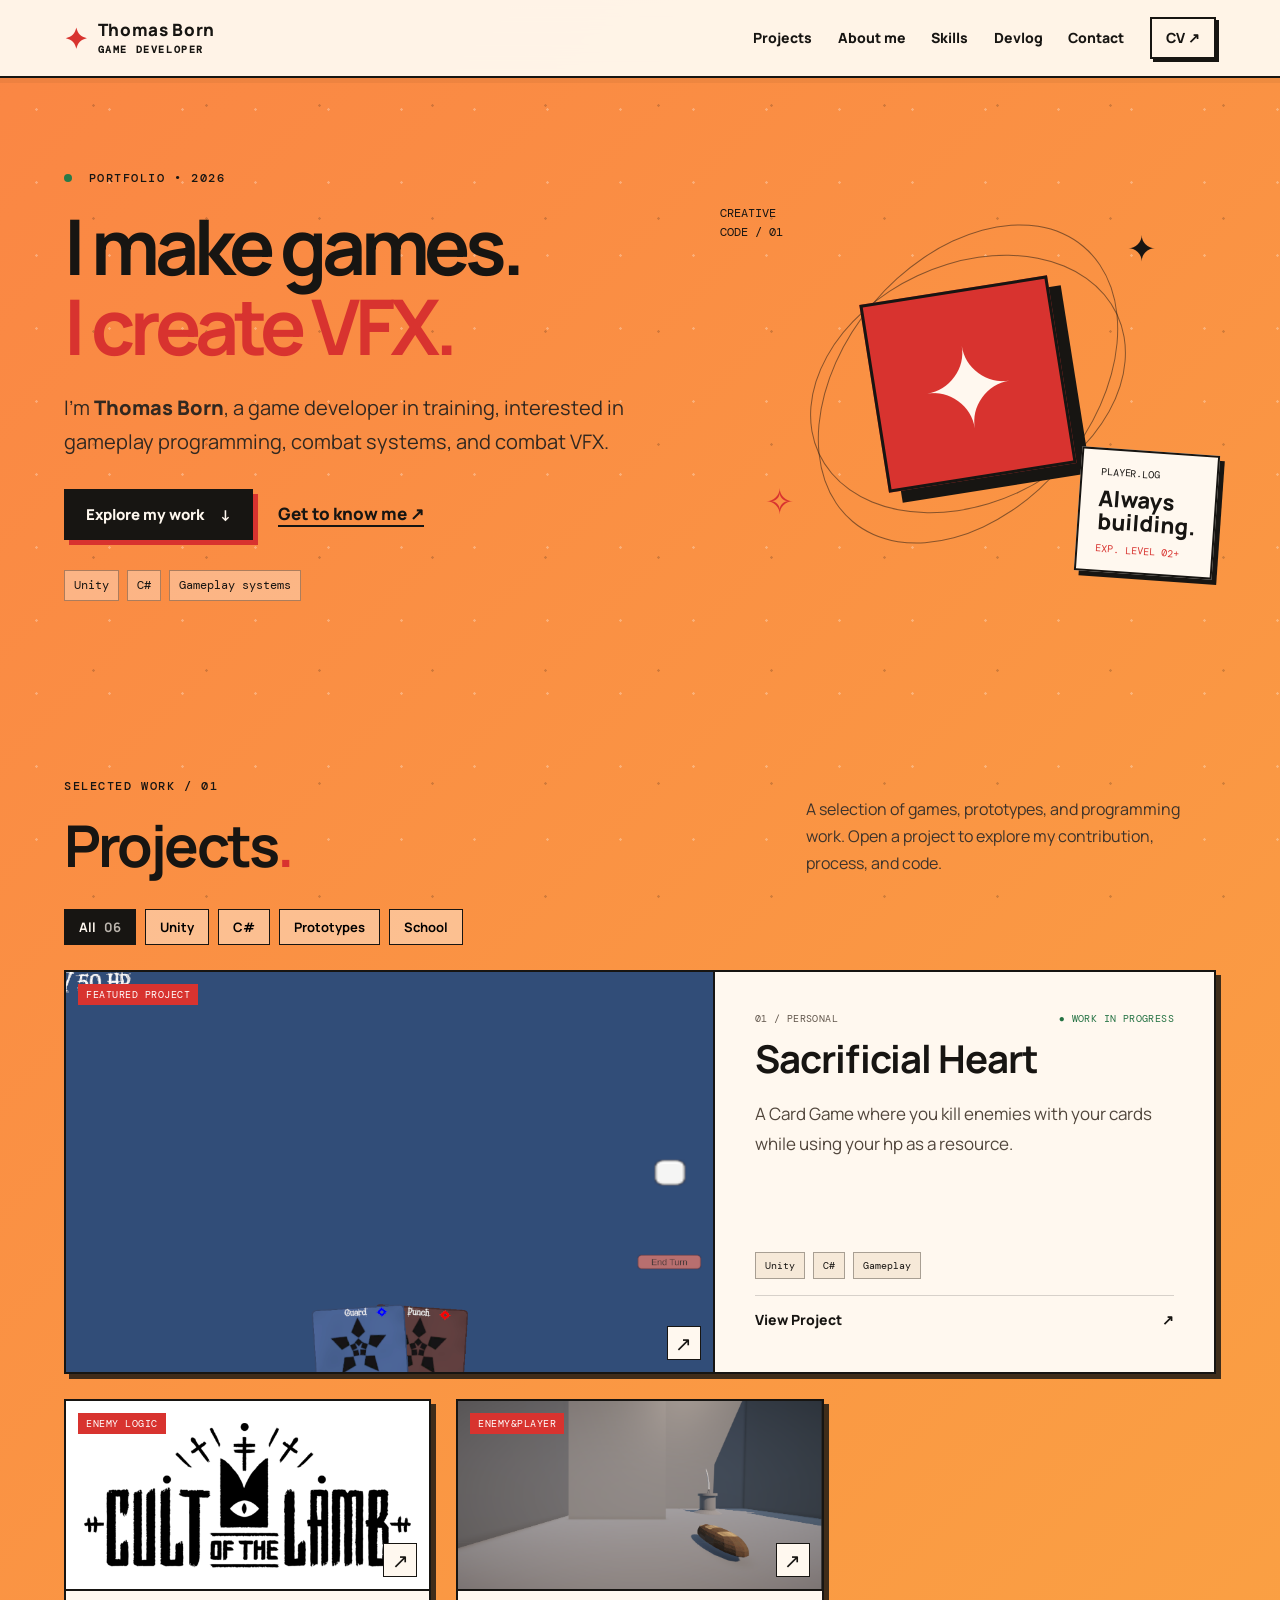
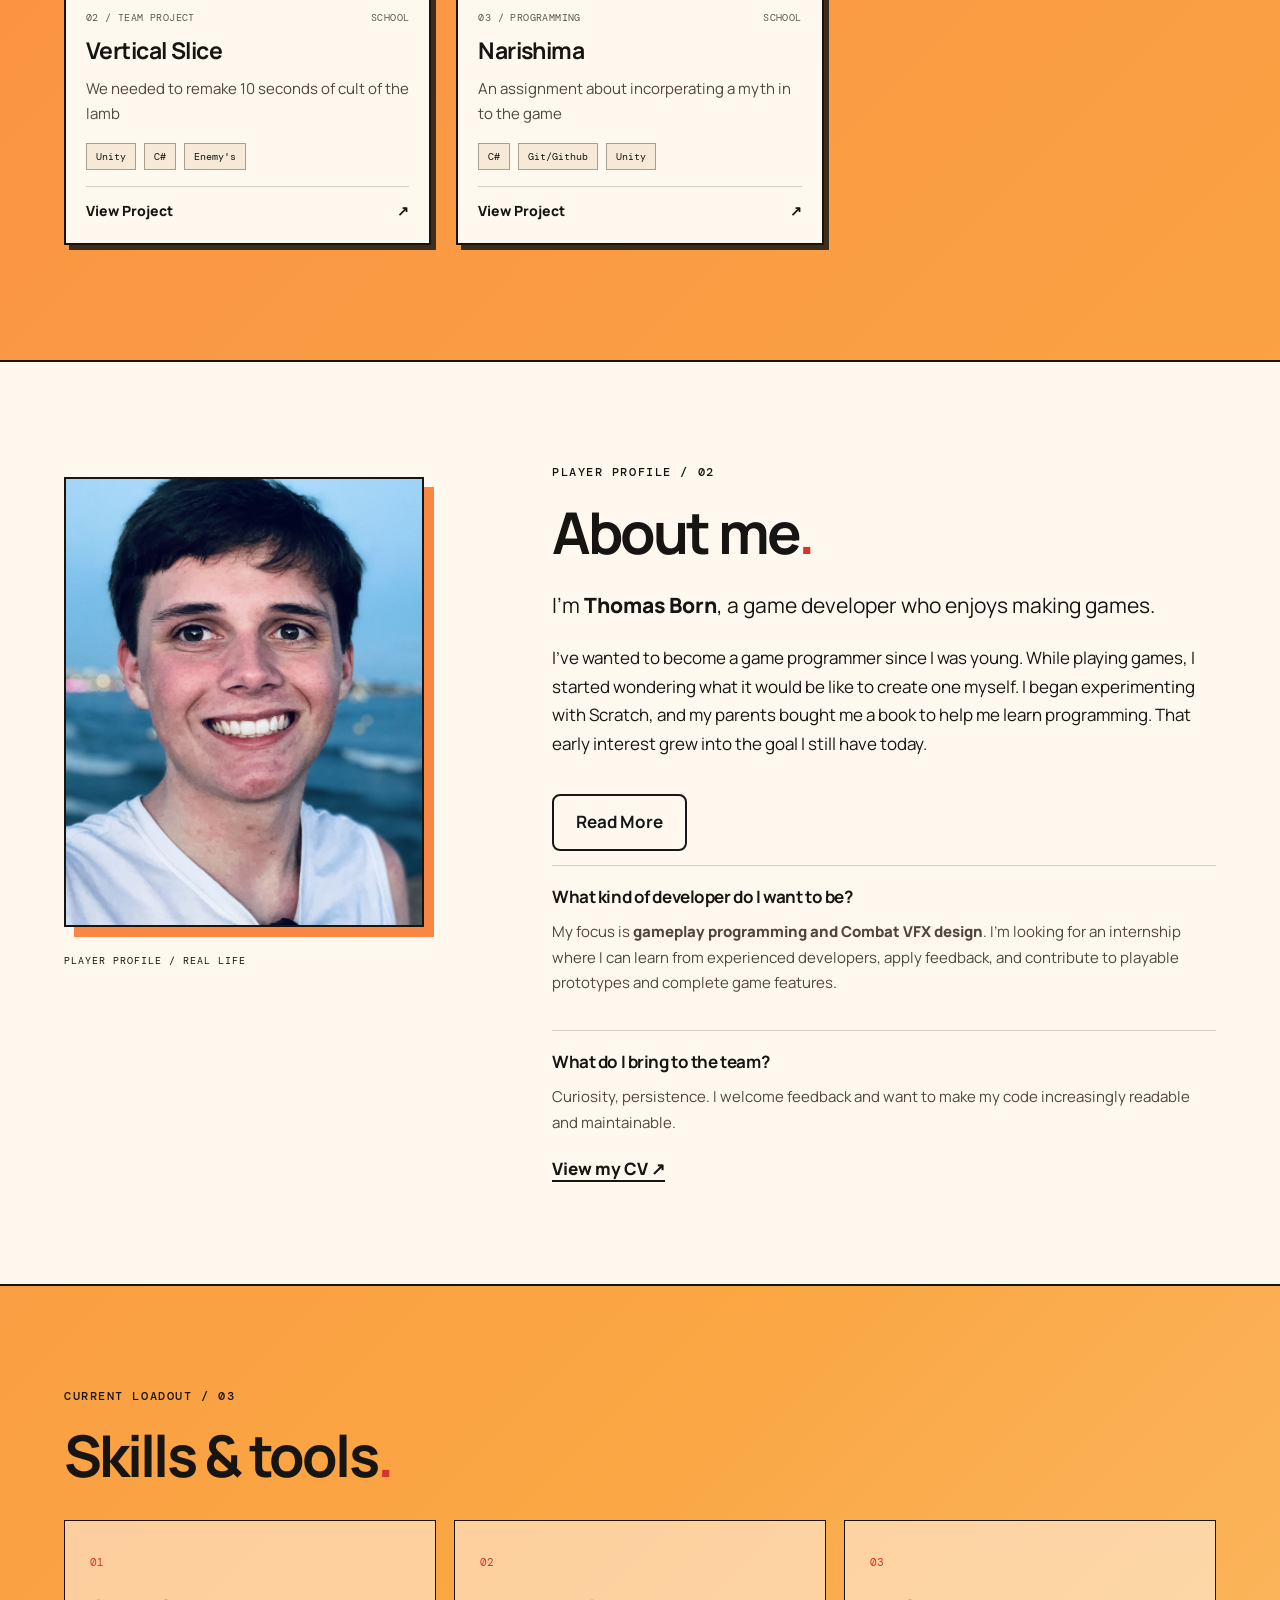
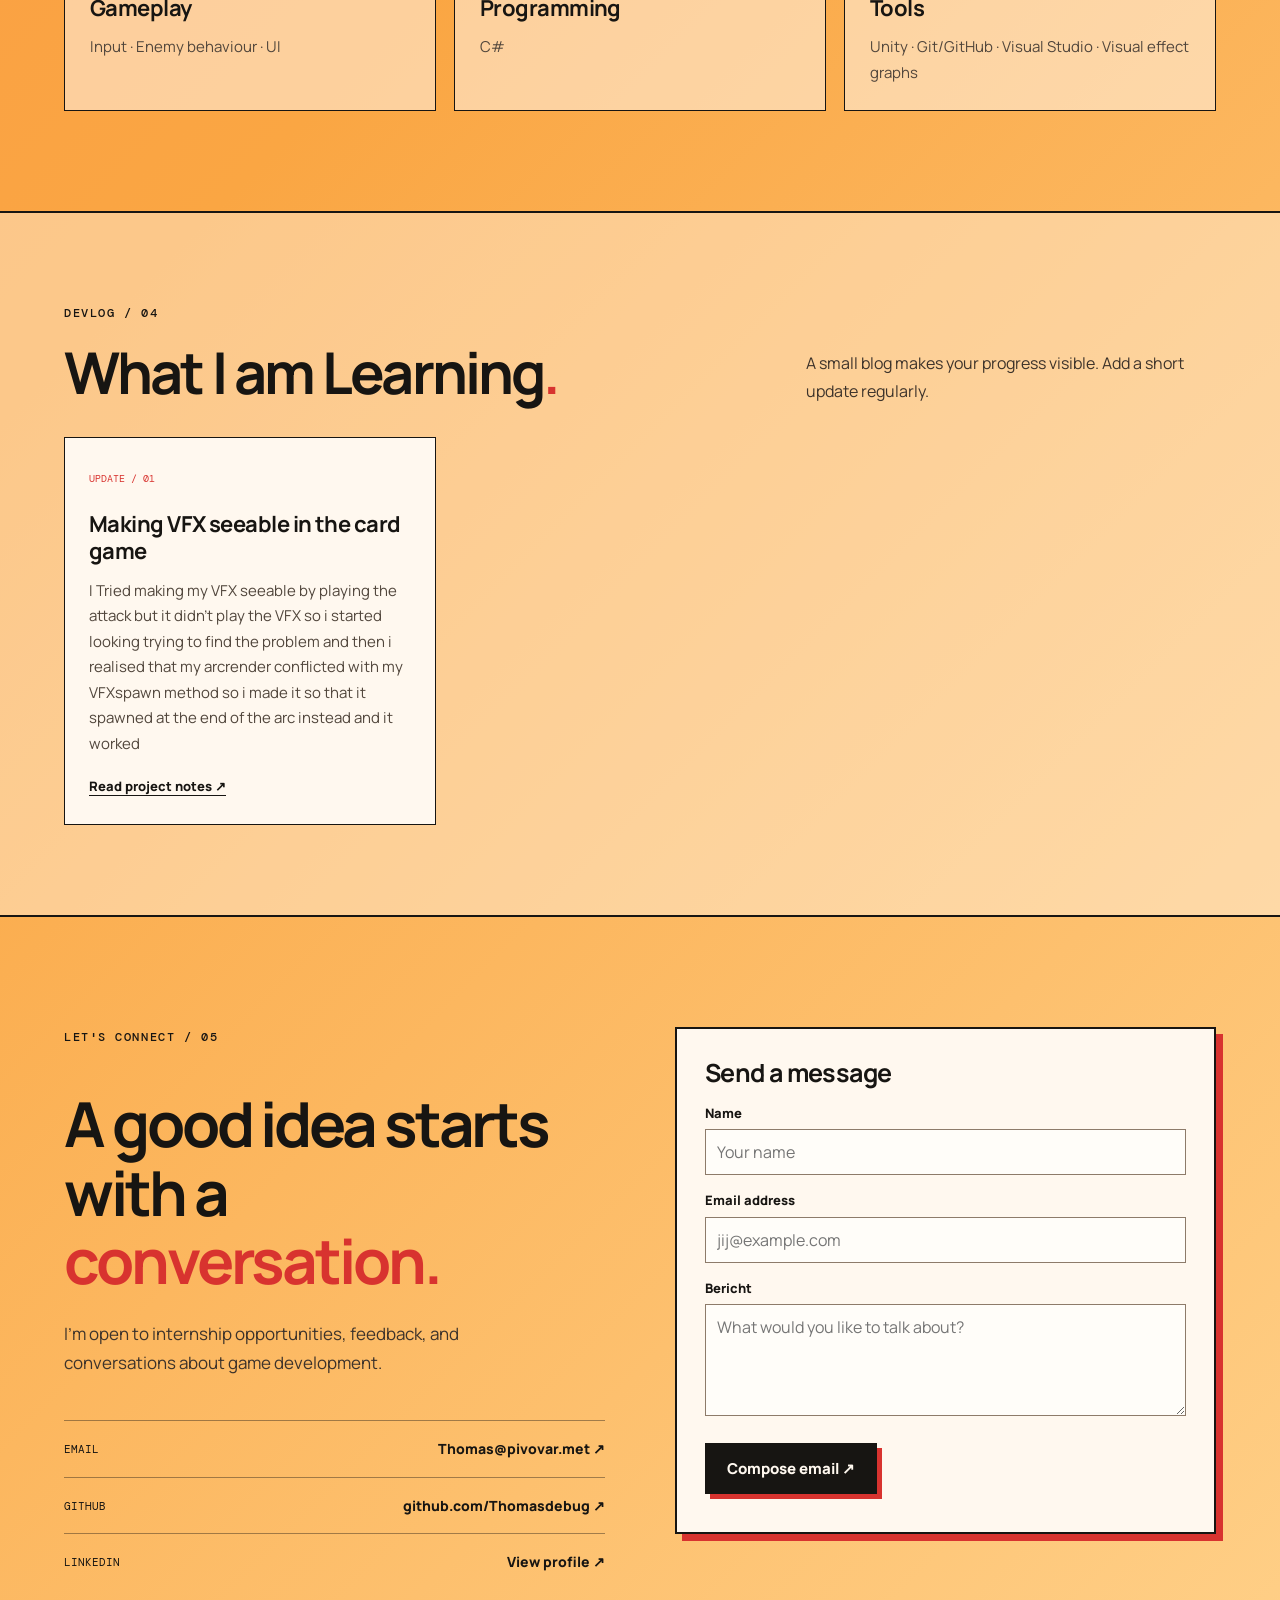
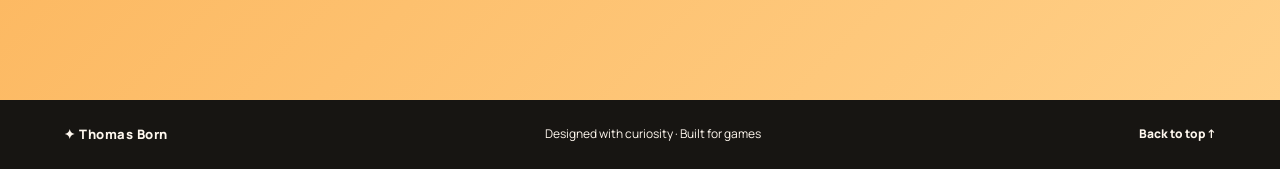
<file: index.html>
<!DOCTYPE html>
<html lang="en">
<head>
  <meta charset="UTF-8">
  <meta name="viewport" content="width=device-width, initial-scale=1.0">
  <meta name="description" content="Game development portfolio — gameplay, prototypes en code.">
  <title>Thomas Born</title>
  <link rel="stylesheet" href="style.css">
</head>
<body>
  <div class="star-layer" aria-hidden="true"></div>

  <header class="site-header">
    <a class="wordmark" href="#home" aria-label="Back to top">
      <span class="wordmark-mark">✦</span>
      <span>Thomas Born<small>GAME DEVELOPER</small></span>
    </a>
    <button class="menu-toggle" aria-label="Open menu" aria-expanded="false">☰</button>
    <nav class="main-nav" aria-label="Main navigation">
      <a href="#projects">Projects</a>
      <a href="#about">About me</a>
      <a href="#skills">Skills</a>
      <a href="#journal">Devlog</a>
      <a href="#contact">Contact</a>
      <a class="nav-cv" href="assets/cv.pdf" target="_blank" rel="noopener">CV ↗</a>
    </nav>
  </header>

  <main>
    <section class="hero section-wrap" id="home">
      <div class="hero-copy">
        <p class="eyebrow"><span class="status-dot"></span> PORTFOLIO • 2026</p>
        <h1>I make games.<br><span class="accent-text">I create VFX.</span></h1>
        <p class="hero-intro">I’m <strong>Thomas Born</strong>, a game developer in training, interested in gameplay programming, combat systems, and combat VFX.</p>
        <div class="hero-actions">
          <a class="button button-dark" href="#projects">Explore my work <span>↓</span></a>
          <a class="text-link" href="#about">Get to know me ↗</a>
        </div>
        <div class="hero-tags"><span>Unity</span><span>C#</span><span>Gameplay systems</span></div>
      </div>
      <div class="hero-art" aria-label="Decoratieve sterren en game-geïnspireerde vormen">
        <div class="orbit orbit-one"></div><div class="orbit orbit-two"></div>
        <div class="hero-sigil">✦</div>
        <span class="float-star star-a">✦</span><span class="float-star star-b">✧</span>
        <span class="art-label">CREATIVE<br>CODE / 01</span>
        <div class="art-card"><span>PLAYER.LOG</span><strong>Always<br>building.</strong><small>EXP. LEVEL 02+</small></div>
      </div>
    </section>

    <section class="section-wrap projects-section" id="projects">
      <div class="section-heading">
        <div><p class="eyebrow">SELECTED WORK / 01</p><h2>Projects<span class="heading-period">.</span></h2></div>
        <p class="section-note">A selection of games, prototypes, and programming work. Open a project to explore my contribution, process, and code.</p>
      </div>
      <div class="filter-row" aria-label="Projects filteren">
        <button class="filter-chip active" data-filter="all">All <span>06</span></button>
        <button class="filter-chip" data-filter="Unity">Unity</button>
        <button class="filter-chip" data-filter="C#">C#</button>
        <button class="filter-chip" data-filter="Prototype">Prototypes</button>
        <button class="filter-chip" data-filter="School">School</button>
      </div>

      <div class="project-grid" id="project-grid">
        <!-- Vervang preview.svg door je eigen screenshot, GIF of showreel-thumbnail.
             Houd thumbnails rond 16:10; CSS begrenst de hoogte zodat ze niet het scherm vullen. -->
        <article class="project-card featured" data-tags="Unity,C#">
          <a class="project-preview" href="Sacrifical.html" aria-label="View Vertical Slice project">
            <img src="IMG/Screenshot 2026-10-28 164522.png" alt="Vertical Slice screenshot preview" loading="lazy">
            <span class="preview-label">FEATURED PROJECT</span><span class="preview-arrow">↗</span>
          </a>
          <div class="project-body">
            <div class="project-meta"><span>01 / PERSONAL</span><span class="project-status">● WORK IN PROGRESS</span></div>
            <h3>Sacrificial Heart</h3>
            <p>A Card Game where you kill enemies with your cards while using your hp as a resource.</p>
            <div class="tag-list"><span>Unity</span><span>C#</span><span>Gameplay</span></div>
            <a class="card-link" href="Sacrifical.html">View Project <span>↗</span></a>
          </div>
        </article>

        <article class="project-card" data-tags="Unity,C#,School">
          <a class="project-preview" href="Vertical.html" aria-label="View combat system">
            <img src="IMG/cult-of-the-lamb-logo-png_seeklogo-457379.png" alt="Combat system screenshot preview" loading="lazy">
            <span class="preview-label">ENEMY LOGIC</span><span class="preview-arrow">↗</span>
          </a>
          <div class="project-body">
            <div class="project-meta"><span>02 / TEAM PROJECT</span><span>SCHOOL</span></div>
            <h3>Vertical Slice</h3>
            <p>We needed to remake 10 seconds of cult of the lamb</p>
            <div class="tag-list"><span>Unity</span><span>C#</span><span>Enemy's</span></div>
            <a class="card-link" href="Vertical.html">View Project <span>↗</span></a>
          </div>
        </article>

        <article class="project-card" data-tags="Unity,C#,School">
          <a class="project-preview" href="Narishima.html" aria-label="View programming assignment">
            <img src="IMG/Screenshot 2026-04-12 135448.png" alt="Programming assignment screenshot preview" loading="lazy">
            <span class="preview-label">ENEMY&PLAYER</span><span class="preview-arrow">↗</span>
          </a>
          <div class="project-body">
            <div class="project-meta"><span>03 / PROGRAMMING</span><span>SCHOOL</span></div>
            <h3>Narishima</h3>
            <p>An assignment about incorperating a myth in to the game</p>
            <div class="tag-list"><span>C#</span><span>Git/Github</span><span>Unity</span></div>
            <a class="card-link" href="Narishima.html">View Project <span>↗</span></a>
          </div>
        </article>

      </div>

    </section>

    <section class="about-section" id="about">
      <div class="section-wrap about-layout">
        <div class="about-photo-wrap">
          <!-- Zet je eigen foto in assets/me.jpg en wijzig eventueel de bestandsnaam hieronder. -->
          <img class="about-photo" src="assets/me.jpg" alt="Portretfoto van YOUR NAME" onerror="this.style.display='none'; this.nextElementSibling.style.display='grid';">
          <div class="photo-placeholder"><span>YOUR PHOTO</span><small>Add assets/me.jpg</small></div>
          <span class="photo-caption">PLAYER PROFILE / REAL LIFE</span>
        </div>
        <div class="about-copy">
          <p class="eyebrow">PLAYER PROFILE / 02</p>
          <h2>About me<span class="heading-period">.</span></h2>
          <p class="lead">I’m <strong>Thomas Born</strong>, a game developer who enjoys making games.</p>
          <div class="about-text">

                   <p>
                     I’ve wanted to become a game programmer since I was young.
                     While playing games, I started wondering what it would be like
                     to create one myself. I began experimenting with Scratch,
                     and my parents bought me a book to help me learn programming.
                     That early interest grew into the goal I still have today.
                   </p>

                  <div id="full-about" class="full-about" hidden>
                     <h3>My Development Skills</h3>
                     <p>
                         I want to become a programmer who is proficient in multiple
                         programming languages, giving me more options when solving
                         programming challenges. I’ve worked on a tower defense game
                         and gained experience with C#, Unity, basic game design,
                         user interface implementation, and damage systems.
                     </p>

                     <h3>Outside of Game Development</h3>
                     <p>
                         I’ve also participated in sports such as tennis and soccer.
                         I spent the most time playing soccer, where I played both
                         as a goalkeeper and as an outfield player.
                     </p>

                     <h3>How I Work</h3>
                     <p>
                         I usually work independently but i have worked with a team.I can work best when I have a clear and concrete
                         to-do list to follow. When I’m working on something I enjoy
                         and can fully focus on, I perform at my best.
                     </p>
                 </div>

                 <button
                     type="button"
                     id="about-toggle"
                     class="read-more-button"
                     aria-expanded="false"
                     aria-controls="full-about">
                     Read More
                 </button>
        </div>
          <div class="profile-block"><h3>What kind of developer do I want to be?</h3><p>My focus is <strong>gameplay programming and Combat VFX design</strong>. I’m looking for an internship where I can learn from experienced developers, apply feedback, and contribute to playable prototypes and complete game features.</p></div>
          <div class="profile-block"><h3>What do I bring to the team?</h3><p>Curiosity, persistence. I welcome feedback and want to make my code increasingly readable and maintainable.</p></div>
          <a class="text-link" href="assets/cv.pdf" target="_blank" rel="noopener">View my CV ↗</a>
        </div>
      </div>
    </section>

    <section class="section-wrap skills-section" id="skills">
      <div class="section-heading"><div><p class="eyebrow">CURRENT LOADOUT / 03</p><h2>Skills & tools<span class="heading-period">.</span></h2></div></div>
      <div class="skills-grid">
        <div class="skill-card"><span class="skill-number">01</span><h3>Gameplay</h3><p>Input · Enemy behaviour · UI</p></div>
        <div class="skill-card"><span class="skill-number">02</span><h3>Programming</h3><p>C#</p></div>
        <div class="skill-card"><span class="skill-number">03</span><h3>Tools</h3><p>Unity · Git/GitHub · Visual Studio · Visual effect graphs</p></div>
      </div>
    </section>

    <section class="journal-section" id="journal">
      <div class="section-wrap">
        <div class="section-heading"><div><p class="eyebrow">DEVLOG / 04</p><h2>What I am Learning<span class="heading-period">.</span></h2></div><p class="section-note">A small blog makes your progress visible. Add a short update regularly.</p></div>
        <div class="journal-grid">
          <article class="journal-entry"><span>UPDATE / 01</span><h3>Making VFX seeable in the card game</h3><p>I Tried making my VFX seeable by playing the attack but it didn't play the VFX so i started looking trying to find the problem and then i realised that my arcrender conflicted with my VFXspawn method so i made it so that it spawned at the end of the arc instead and it worked</p><a href="project-template.html?project=combat-system">Read project notes ↗</a></article>
        </div>
      </div>
    </section>

    <section class="contact-section section-wrap" id="contact">
      <p class="eyebrow">LET'S CONNECT / 05</p>
      <h2>A good idea starts<br>with a <span class="accent-text">conversation.</span></h2>
      <p class="contact-intro">I’m open to internship opportunities, feedback, and conversations about game development.</p>
      <div class="contact-links">
        <a href="mailto:Thomas@pivovar.net"><span>Email</span><strong>Thomas@pivovar.met ↗</strong></a>
        <a href="https://github.com/Thomasdebug" target="_blank" rel="noopener"><span>GitHub</span><strong>github.com/Thomasdebug ↗</strong></a>
        <a href="https://www.linkedin.com/in/jouwnaam/" target="_blank" rel="noopener"><span>LinkedIn</span><strong>View profile ↗</strong></a>
      </div>
      <form class="contact-form" id="contact-form">
        <h3>Send a message</h3>
        <label for="sender-name">Name</label><input id="sender-name" name="name" autocomplete="name" required placeholder="Your name">
        <label for="sender-email">Email address</label><input id="sender-email" name="email" type="email" autocomplete="email" required placeholder="jij@example.com">
        <label for="sender-message">Bericht</label><textarea id="sender-message" name="message" rows="4" required placeholder="What would you like to talk about?"></textarea>
        <button class="button button-dark" type="submit">Compose email ↗</button>
        <p class="form-feedback" id="form-feedback" aria-live="polite"></p>
      </form>
    </section>
  </main>

  <footer class="site-footer"><a class="wordmark" href="#home">✦ Thomas Born</a><span>Designed with curiosity · Built for games</span><a href="#home">Back to top ↑</a></footer>
  <script src="script.js"></script>
</body>
</html>
</file>
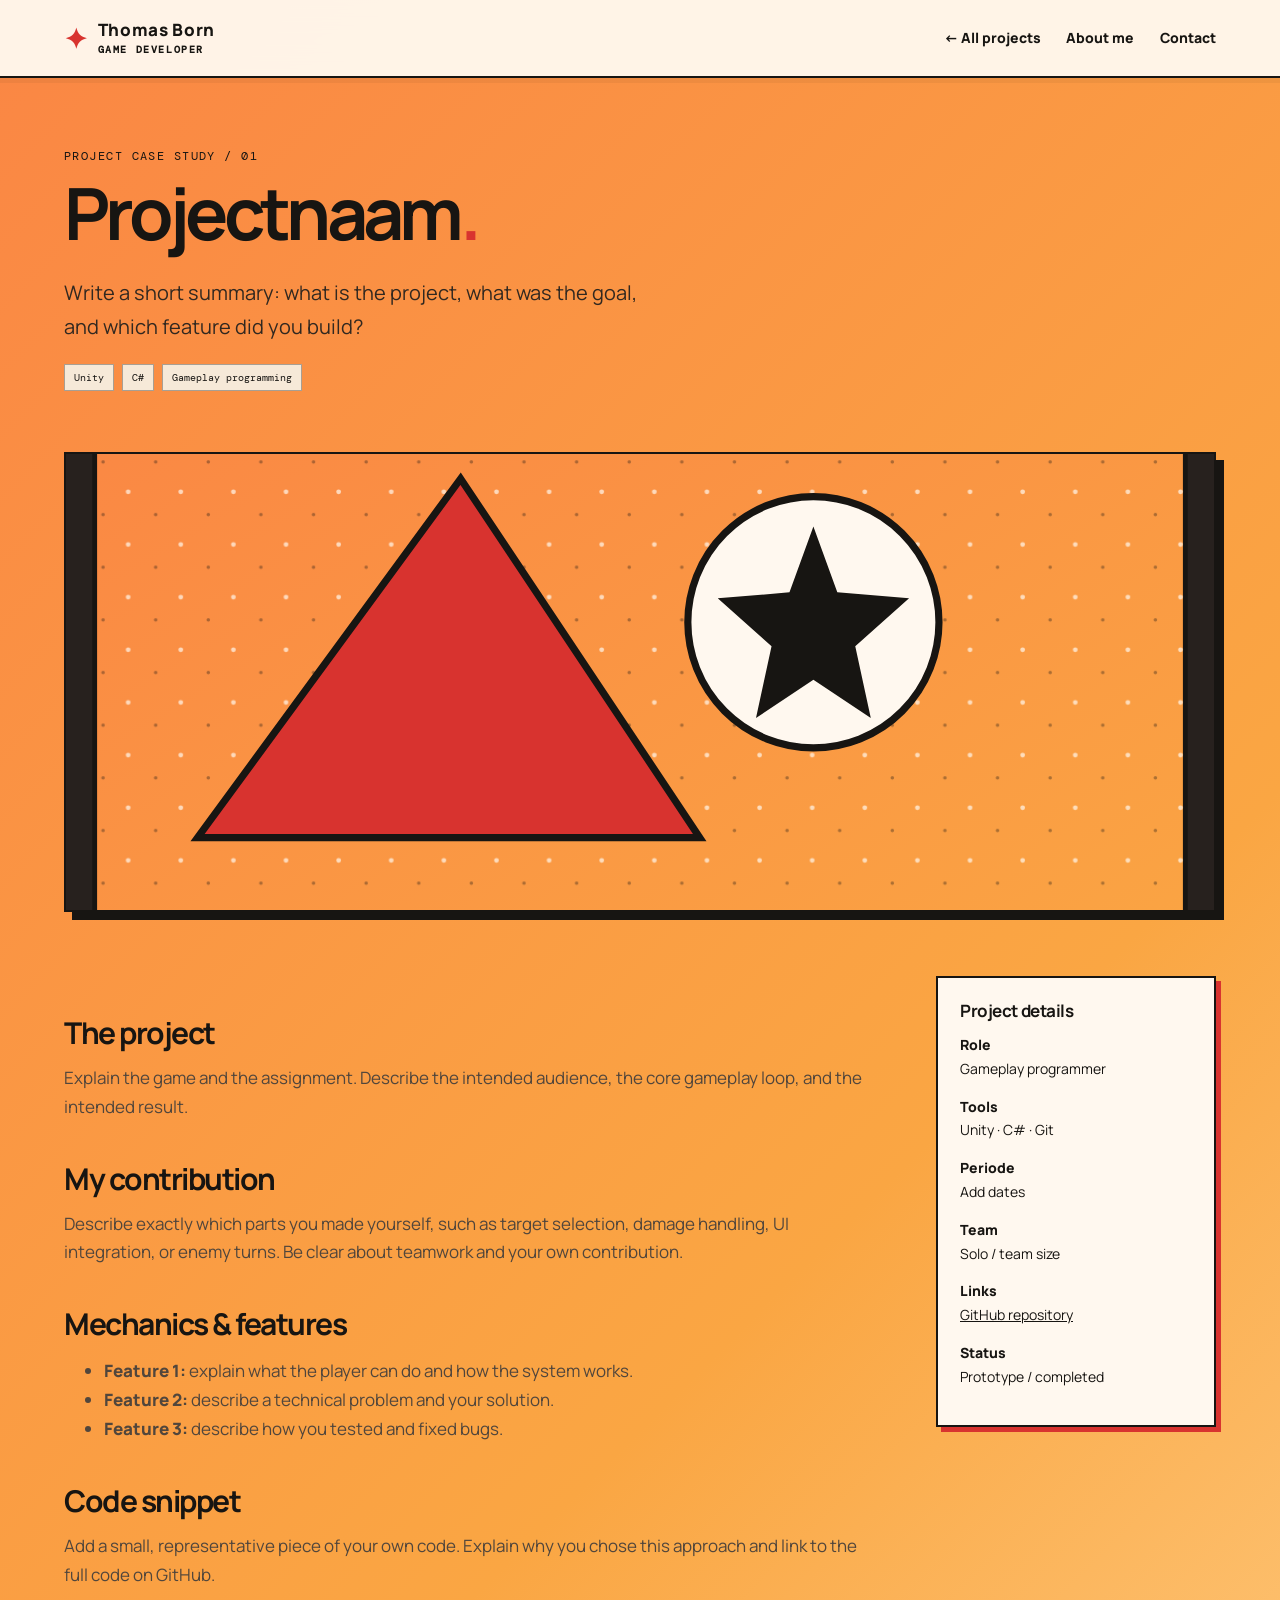
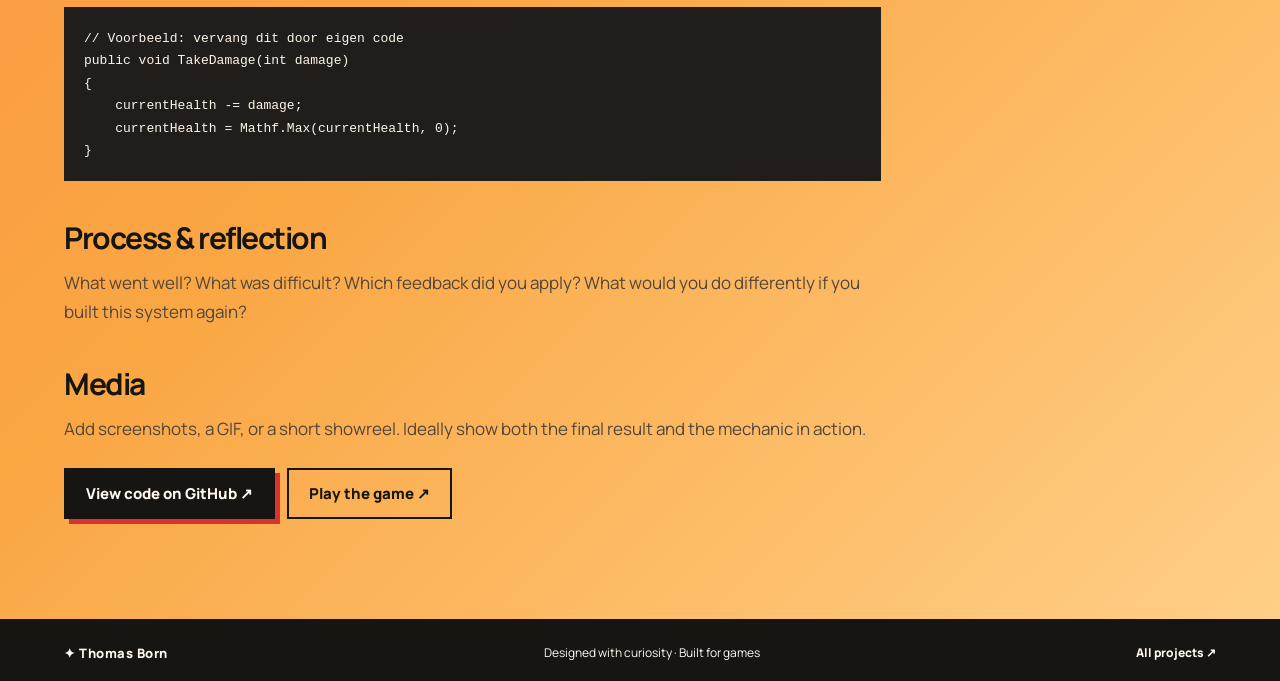
<file: project-template.html>
<!DOCTYPE html>
<html lang="en">
<head>
  <meta charset="UTF-8"><meta name="viewport" content="width=device-width, initial-scale=1.0">
  <title>Project case study — Thomas Born</title><link rel="stylesheet" href="style.css">
  <style>
    .case-hero{padding:70px 0 45px}.case-hero h1{font-size:clamp(42px,6vw,72px)}.case-kicker{font:12px 'DM Mono',monospace;letter-spacing:.12em}.case-cover{width:100%;height:clamp(200px,42vw,460px);object-fit:cover;border:2px solid var(--ink);box-shadow:8px 8px 0 var(--ink)}.case-layout{display:grid;grid-template-columns:1fr 280px;gap:55px;padding:55px 0 100px}.case-content h2{font-size:30px;margin:40px 0 15px}.case-content p,.case-content li{color:#51463c}.case-aside{background:var(--paper);border:2px solid var(--ink);padding:22px;height:max-content;box-shadow:5px 5px 0 var(--red)}.case-aside h3{font-size:17px}.case-aside p{font-size:14px}.code-sample{background:#201d1b;color:#fff4e8;padding:20px;overflow:auto;font:13px/1.65 'DM Mono',monospace;white-space:pre}.case-links{display:flex;flex-wrap:wrap;gap:12px;margin-top:24px}@media(max-width:700px){.case-layout{grid-template-columns:1fr;gap:25px}}
  </style>
</head>
<body>
  <header class="site-header"><a class="wordmark" href="index.html"><span class="wordmark-mark">✦</span><span>Thomas Born<small>GAME DEVELOPER</small></span></a><nav class="main-nav"><a href="index.html#projects">← All projects</a><a href="index.html#about">About me</a><a href="index.html#contact">Contact</a></nav></header>
  <main class="section-wrap">
    <div class="case-hero"><p class="case-kicker">PROJECT CASE STUDY / 01</p><h1>Projectnaam<span class="accent-text">.</span></h1><p class="hero-intro">Write a short summary: what is the project, what was the goal, and which feature did you build?</p><div class="tag-list"><span>Unity</span><span>C#</span><span>Gameplay programming</span></div></div>
    <img class="case-cover" src="assets/preview-placeholder.svg" alt="Large project screenshot">
    <div class="case-layout">
      <article class="case-content">
        <h2>The project</h2><p>Explain the game and the assignment. Describe the intended audience, the core gameplay loop, and the intended result.</p>
        <h2>My contribution</h2><p>Describe exactly which parts you made yourself, such as target selection, damage handling, UI integration, or enemy turns. Be clear about teamwork and your own contribution.</p>
        <h2>Mechanics & features</h2><ul><li><strong>Feature 1:</strong> explain what the player can do and how the system works.</li><li><strong>Feature 2:</strong> describe a technical problem and your solution.</li><li><strong>Feature 3:</strong> describe how you tested and fixed bugs.</li></ul>
        <h2>Code snippet</h2><p>Add a small, representative piece of your own code. Explain why you chose this approach and link to the full code on GitHub.</p>
        <pre class="code-sample"><code>// Voorbeeld: vervang dit door eigen code
public void TakeDamage(int damage)
{
    currentHealth -= damage;
    currentHealth = Mathf.Max(currentHealth, 0);
}</code></pre>
        <h2>Process & reflection</h2><p>What went well? What was difficult? Which feedback did you apply? What would you do differently if you built this system again?</p>
        <h2>Media</h2><p>Add screenshots, a GIF, or a short showreel. Ideally show both the final result and the mechanic in action.</p>
        <div class="case-links"><a class="button button-dark" href="https://github.com/jouwnaam/jouw-repo" target="_blank" rel="noopener">View code on GitHub ↗</a><a class="button" href="#" target="_blank" rel="noopener">Play the game ↗</a></div>
      </article>
      <aside class="case-aside"><h3>Project details</h3><p><strong>Role</strong><br>Gameplay programmer</p><p><strong>Tools</strong><br>Unity · C# · Git</p><p><strong>Periode</strong><br>Add dates</p><p><strong>Team</strong><br>Solo / team size</p><p><strong>Links</strong><br><a href="https://github.com/jouwnaam/jouw-repo">GitHub repository</a></p><p><strong>Status</strong><br>Prototype / completed</p></aside>
    </div>
  </main>
  <footer class="site-footer"><a class="wordmark" href="index.html">✦ Thomas Born</a><span>Designed with curiosity · Built for games</span><a href="index.html#projects">All projects ↗</a></footer>
</body>
</html>
</file>
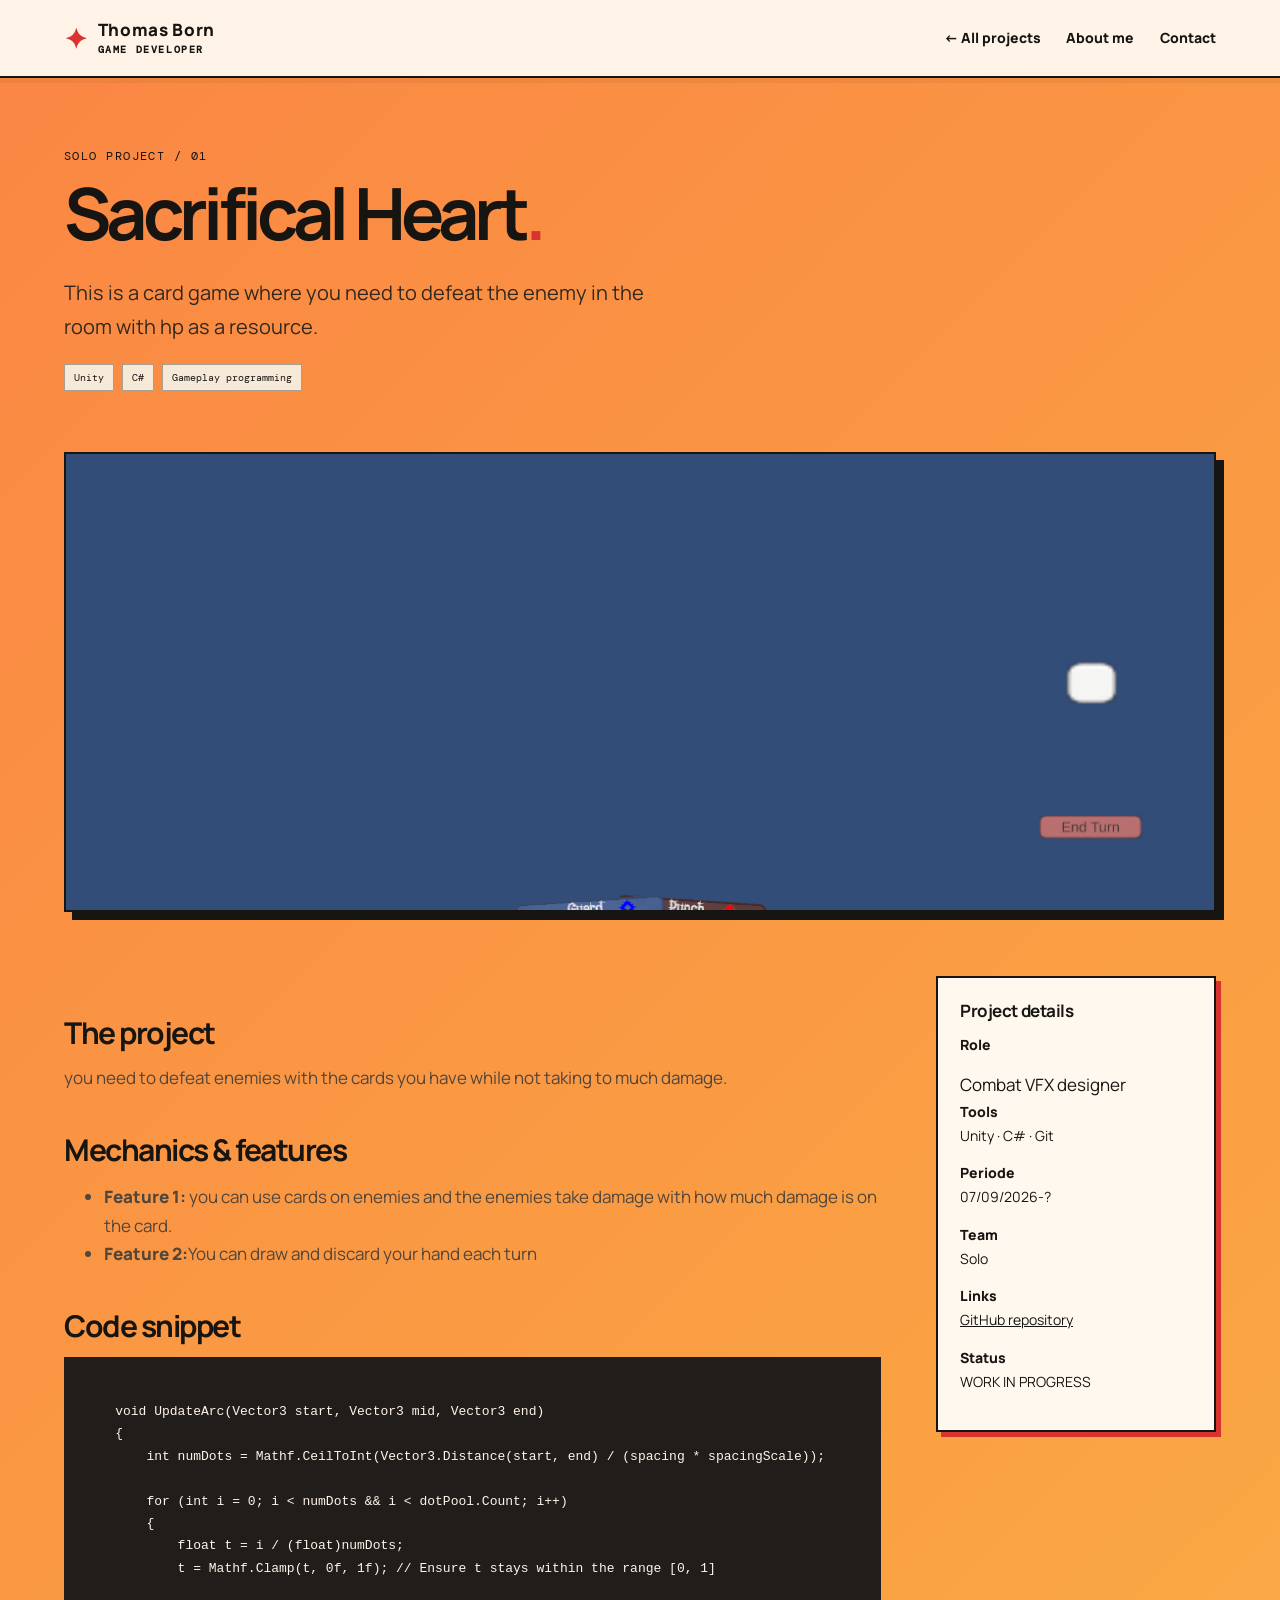
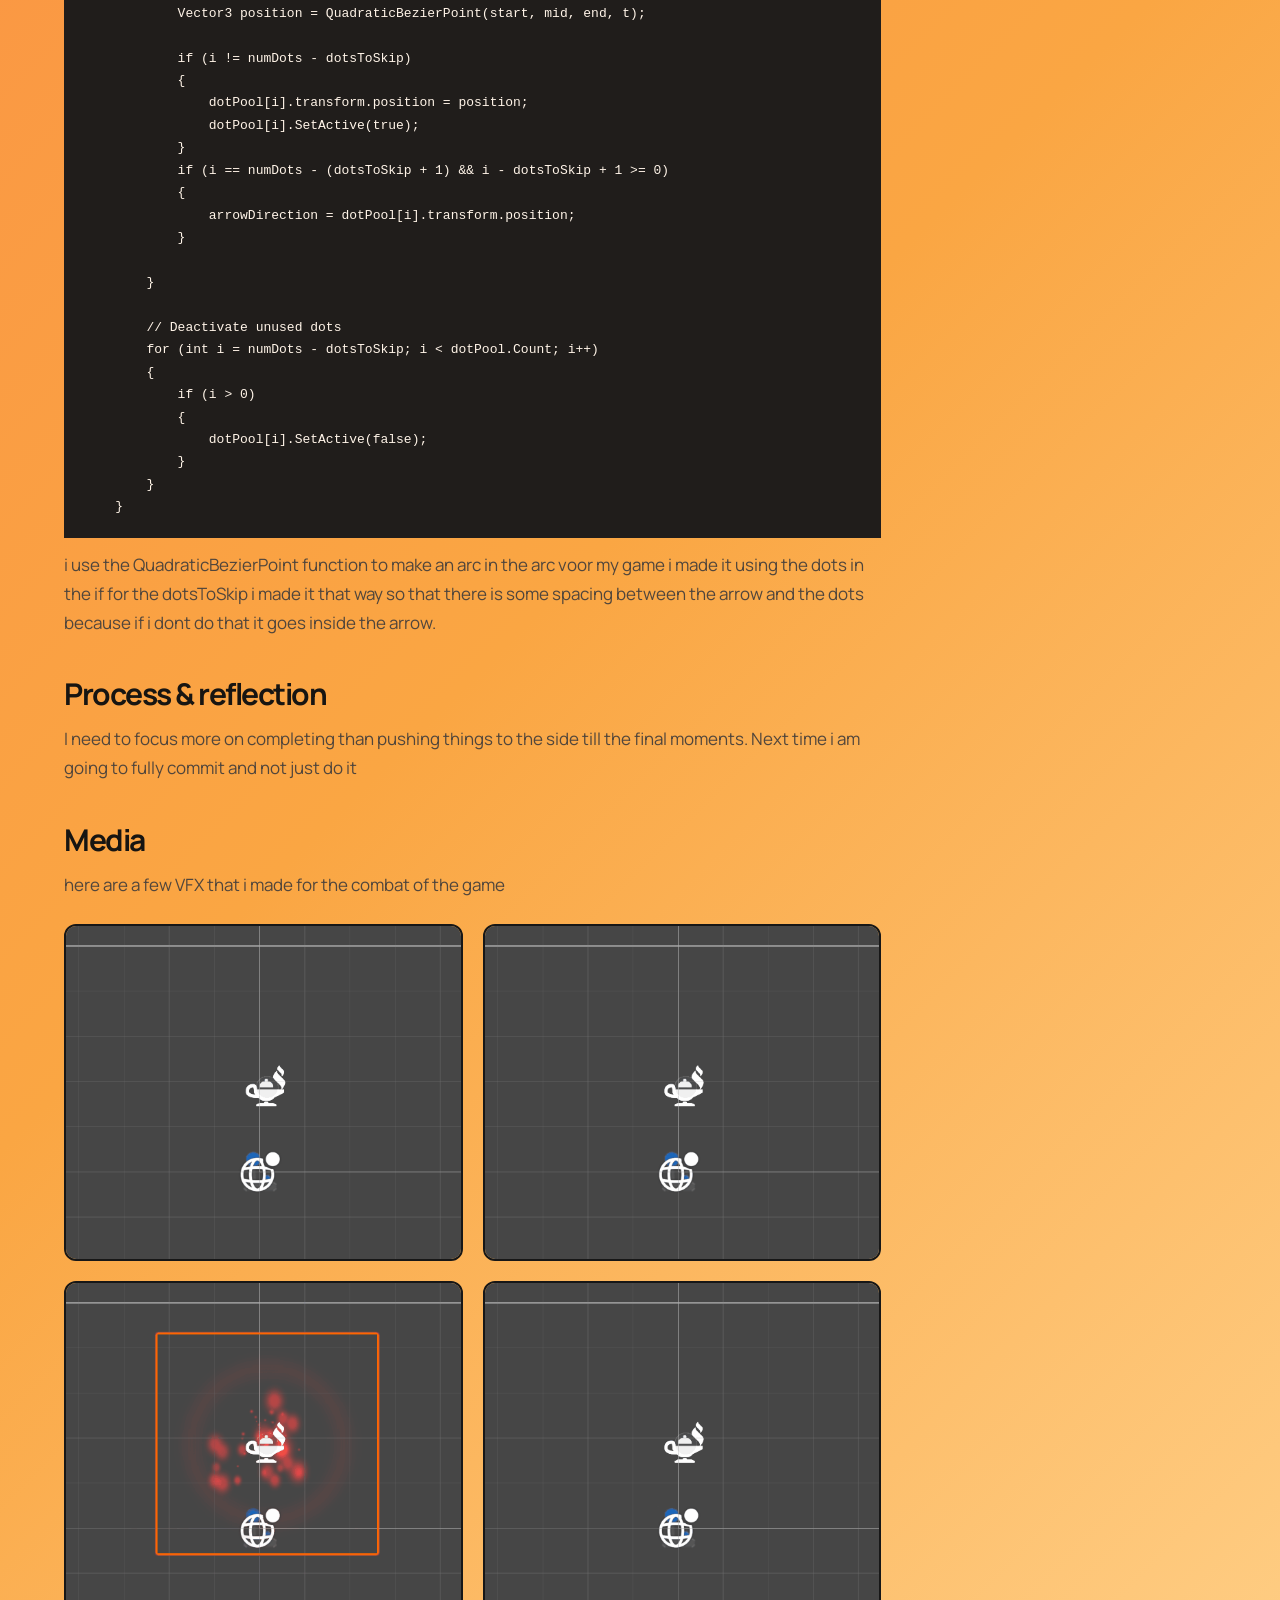
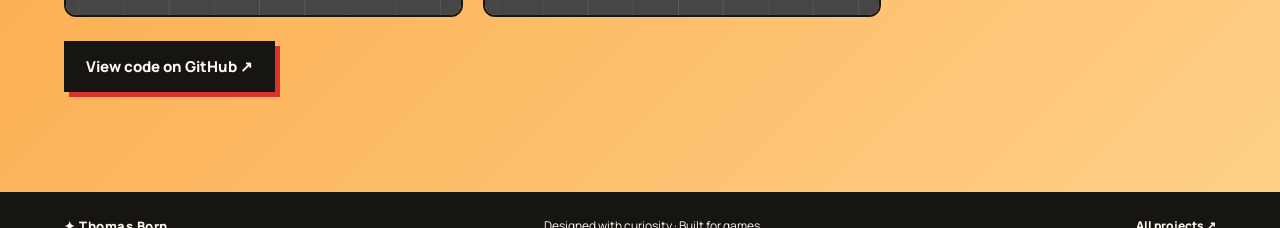
<file: Sacrifical.html>
<!DOCTYPE html>
<html lang="en">
<head>
  <meta charset="UTF-8"><meta name="viewport" content="width=device-width, initial-scale=1.0">
  <title>Sacrifical Heart - Thomas Born</title><link rel="stylesheet" href="style.css">
  <style>
    .case-hero{padding:70px 0 45px}.case-hero h1{font-size:clamp(42px,6vw,72px)}.case-kicker{font:12px 'DM Mono',monospace;letter-spacing:.12em}.case-cover{width:100%;height:clamp(200px,42vw,460px);object-fit:cover;border:2px solid var(--ink);box-shadow:8px 8px 0 var(--ink)}.case-layout{display:grid;grid-template-columns:1fr 280px;gap:55px;padding:55px 0 100px}.case-content h2{font-size:30px;margin:40px 0 15px}.case-content p,.case-content li{color:#51463c}.case-aside{background:var(--paper);border:2px solid var(--ink);padding:22px;height:max-content;box-shadow:5px 5px 0 var(--red)}.case-aside h3{font-size:17px}.case-aside p{font-size:14px}.code-sample{background:#201d1b;color:#fff4e8;padding:20px;overflow:auto;font:13px/1.65 'DM Mono',monospace;white-space:pre}.case-links{display:flex;flex-wrap:wrap;gap:12px;margin-top:24px}@media(max-width:700px){.case-layout{grid-template-columns:1fr;gap:25px}}
  </style>
</head>
<body>
  <header class="site-header"><a class="wordmark" href="index.html"><span class="wordmark-mark">✦</span><span>Thomas Born <small>GAME DEVELOPER</small></span></a><nav class="main-nav"><a href="index.html#projects">← All projects</a><a href="index.html#about">About me</a><a href="index.html#contact">Contact</a></nav></header>
  <main class="section-wrap">
    <div class="case-hero"><p class="case-kicker">SOLO PROJECT / 01</p><h1>Sacrifical Heart<span class="accent-text">.</span></h1><p class="hero-intro">This is a card game where you need to defeat the enemy in the room with hp as a resource.</p><div class="tag-list"><span>Unity</span><span>C#</span><span>Gameplay programming</span></div></div>
    <img class="case-cover" src="IMG/Screenshot 2026-10-28 164522.png" alt="Large project screenshot">
    <div class="case-layout">
      <article class="case-content">
        <h2>The project</h2><p>you need to defeat enemies with the cards you have while not taking to much damage.</p>
        <h2>Mechanics & features</h2><ul><li><strong>Feature 1:</strong> you can use cards on enemies and the enemies take damage with how much damage is on the card.</li><li><strong>Feature 2:</strong>You can draw and discard your hand each turn</li></ul>
        <h2>Code snippet</h2>
        <pre class="code-sample"><code>
    void UpdateArc(Vector3 start, Vector3 mid, Vector3 end)
    {
        int numDots = Mathf.CeilToInt(Vector3.Distance(start, end) / (spacing * spacingScale));

        for (int i = 0; i < numDots && i < dotPool.Count; i++)
        {
            float t = i / (float)numDots;
            t = Mathf.Clamp(t, 0f, 1f); // Ensure t stays within the range [0, 1]

            Vector3 position = QuadraticBezierPoint(start, mid, end, t);

            if (i != numDots - dotsToSkip)
            {
                dotPool[i].transform.position = position;
                dotPool[i].SetActive(true);
            }
            if (i == numDots - (dotsToSkip + 1) && i - dotsToSkip + 1 >= 0)
            {
                arrowDirection = dotPool[i].transform.position;
            }

        }

        // Deactivate unused dots
        for (int i = numDots - dotsToSkip; i < dotPool.Count; i++)
        {
            if (i > 0)
            {
                dotPool[i].SetActive(false);
            }
        }
    }</code></pre> <p>i use the QuadraticBezierPoint function to make an arc in the arc voor my game i made it using the dots in the if for the dotsToSkip i made it that way so that there is some spacing between the arrow and the dots because if i dont do that it goes inside the arrow.</p>
        <h2>Process & reflection</h2><p>I need to focus more on completing than pushing things to the side till the final moments. Next time i am going to fully commit and not just do it</p>
        <h2>Media</h2><p>here are a few VFX that i made for the combat of the game</p>
                 <div class="gif-gallery">
                     <img src="assets/Block impact.gif"
                          alt="Tower defense gameplay"
                          loading="lazy">

                     <img src="assets/Block.gif"
                          alt="Combat system gameplay"
                          loading="lazy">
                      
                      <img src="assets/impact.gif"
                          alt="Combat system gameplay"
                          loading="lazy">
                          
                      <img src="assets/player impact.gif"
                          alt="Combat system gameplay"
                          loading="lazy">    
                 </div>
        <div class="case-links"><a class="button button-dark" href="https://github.com/thomasdebug/Sacrifical-Heart" target="_blank" rel="noopener">View code on GitHub ↗</a></div>
      </article>
      <aside class="case-aside"><h3>Project details</h3><p><strong>Role</strong><br></p>Combat VFX designer<p><strong>Tools</strong><br>Unity · C# · Git</p><p><strong>Periode</strong><br>07/09/2026-?</p><p><strong>Team</strong><br>Solo</p><p><strong>Links</strong><br><a href="https://github.com/thomasdebug/Sacrifical-Heart">GitHub repository</a></p><p><strong>Status</strong><br>WORK IN PROGRESS</p></aside>
    </div>
  </main>
  <footer class="site-footer"><a class="wordmark" href="index.html">✦ Thomas Born</a><span>Designed with curiosity · Built for games</span><a href="index.html#projects">All projects ↗</a></footer>
</body>
</html>
</file>
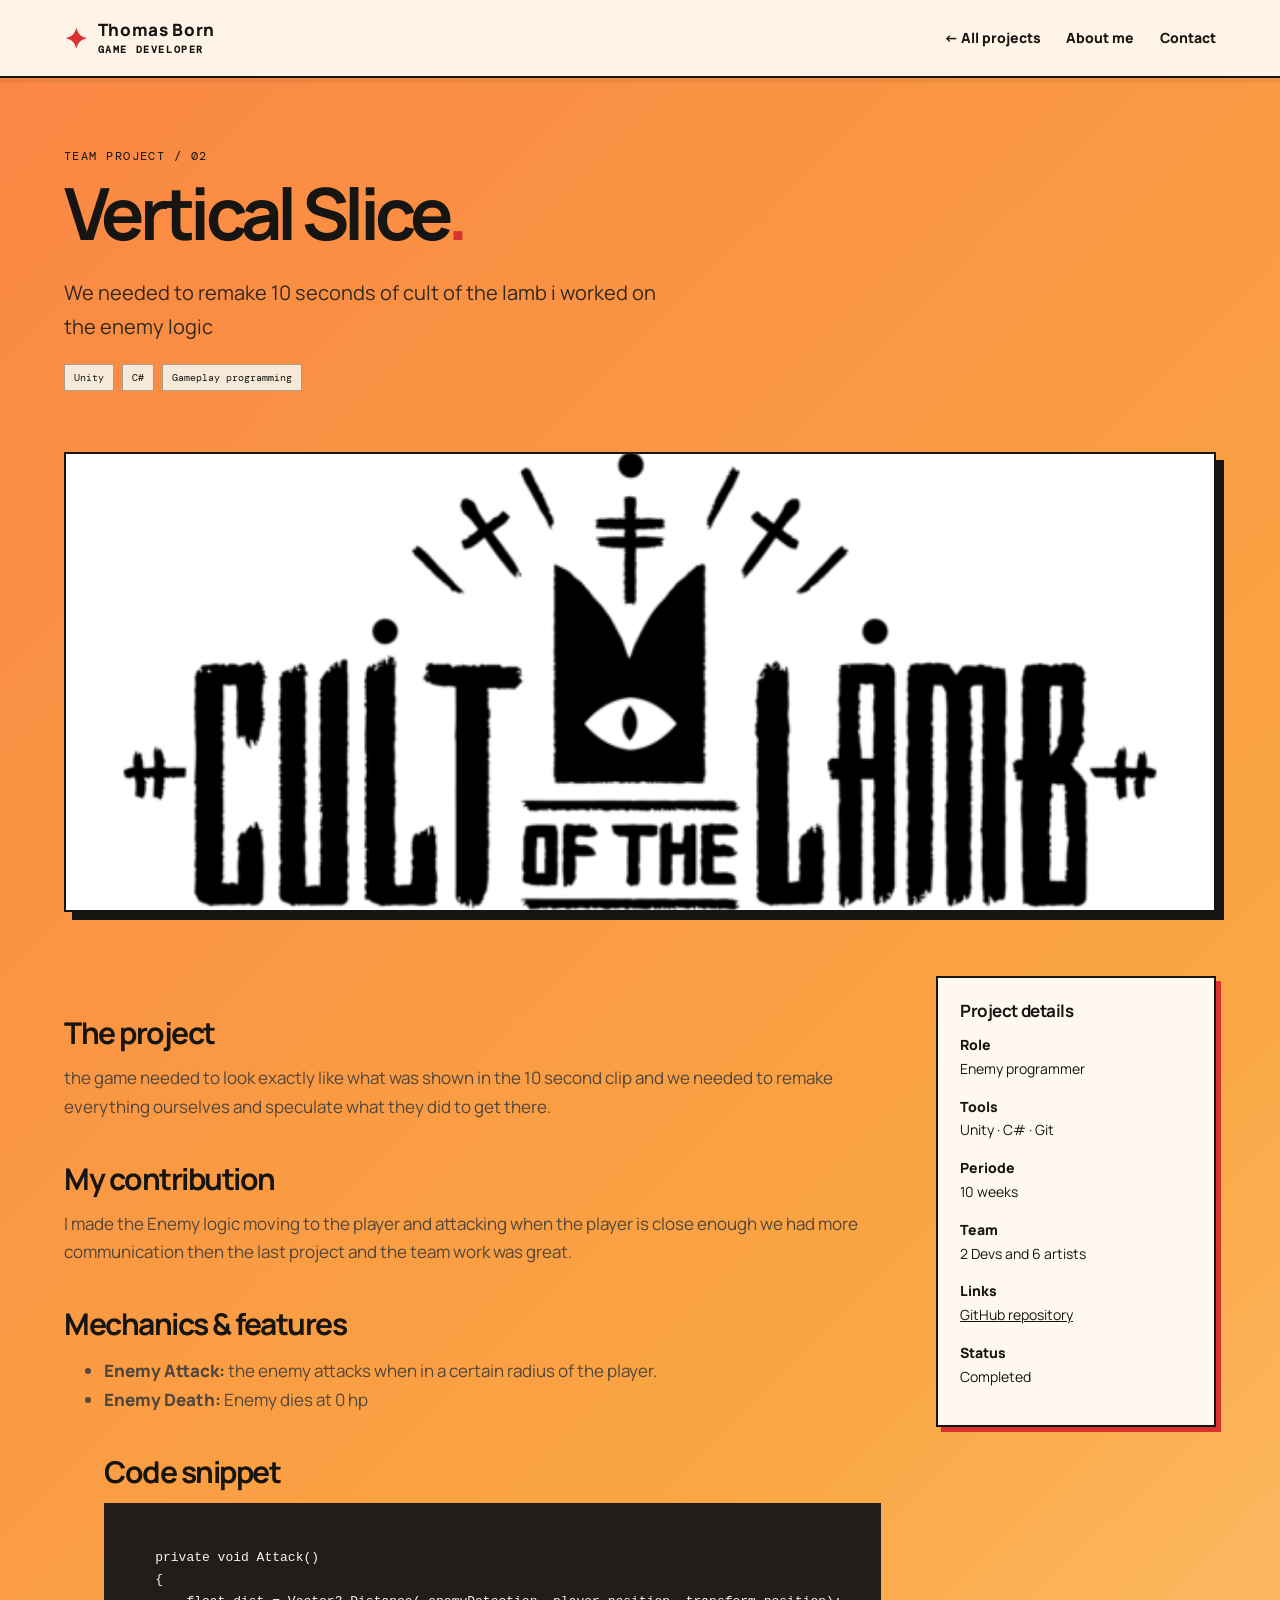
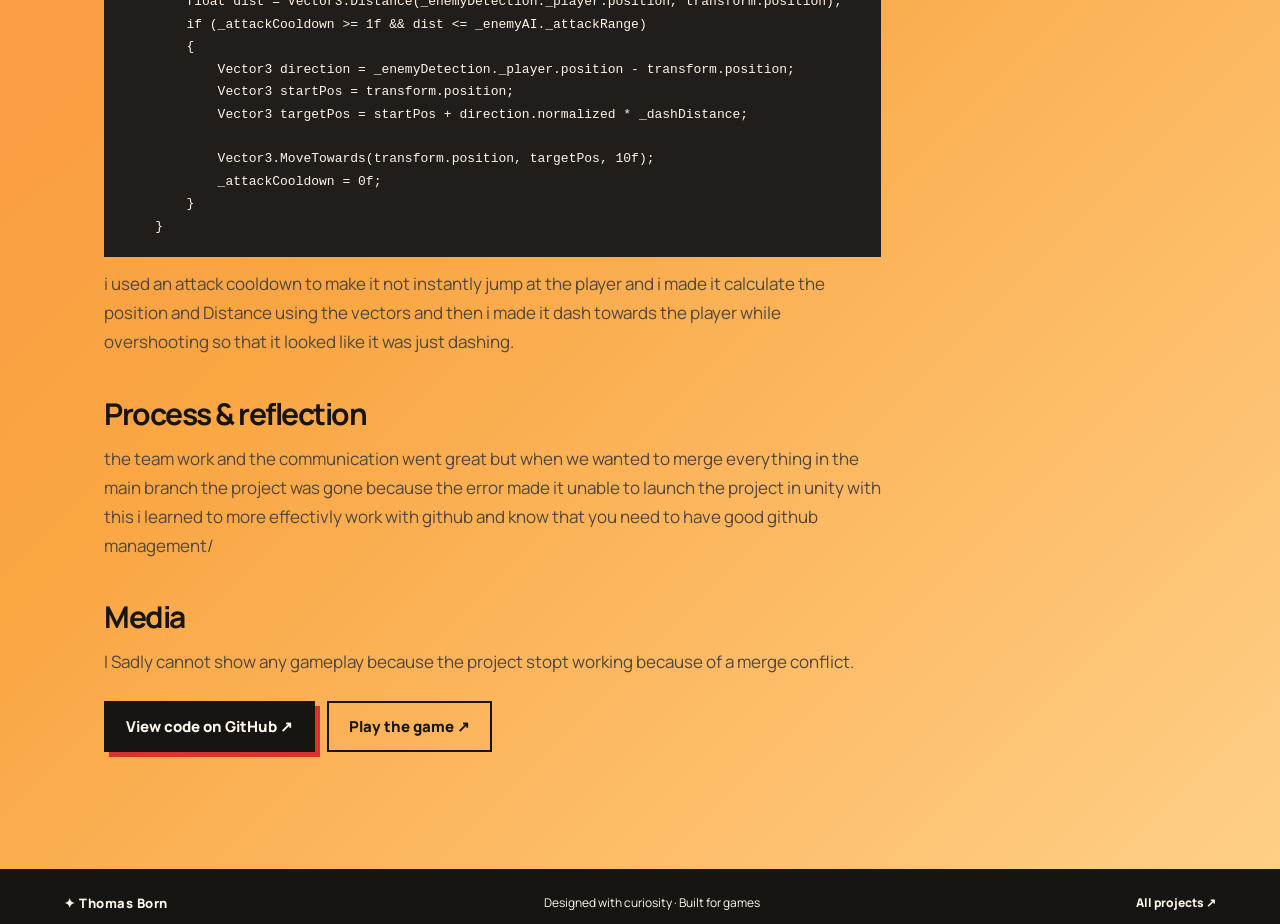
<file: Vertical.html>
<!DOCTYPE html>
<html lang="en">
<head>
  <meta charset="UTF-8"><meta name="viewport" content="width=device-width, initial-scale=1.0">
  <title>Vertical Slice — Thomas Born</title><link rel="stylesheet" href="style.css">
  <style>
    .case-hero{padding:70px 0 45px}.case-hero h1{font-size:clamp(42px,6vw,72px)}.case-kicker{font:12px 'DM Mono',monospace;letter-spacing:.12em}.case-cover{width:100%;height:clamp(200px,42vw,460px);object-fit:cover;border:2px solid var(--ink);box-shadow:8px 8px 0 var(--ink)}.case-layout{display:grid;grid-template-columns:1fr 280px;gap:55px;padding:55px 0 100px}.case-content h2{font-size:30px;margin:40px 0 15px}.case-content p,.case-content li{color:#51463c}.case-aside{background:var(--paper);border:2px solid var(--ink);padding:22px;height:max-content;box-shadow:5px 5px 0 var(--red)}.case-aside h3{font-size:17px}.case-aside p{font-size:14px}.code-sample{background:#201d1b;color:#fff4e8;padding:20px;overflow:auto;font:13px/1.65 'DM Mono',monospace;white-space:pre}.case-links{display:flex;flex-wrap:wrap;gap:12px;margin-top:24px}@media(max-width:700px){.case-layout{grid-template-columns:1fr;gap:25px}}
  </style>
</head>
<body>
  <header class="site-header"><a class="wordmark" href="index.html"><span class="wordmark-mark">✦</span><span>Thomas Born<small>GAME DEVELOPER</small></span></a><nav class="main-nav"><a href="index.html#projects">← All projects</a><a href="index.html#about">About me</a><a href="index.html#contact">Contact</a></nav></header>
  <main class="section-wrap">
    <div class="case-hero"><p class="case-kicker">TEAM PROJECT / 02</p><h1>Vertical Slice<span class="accent-text">.</span></h1><p class="hero-intro">We needed to remake 10 seconds of cult of the lamb i worked on the enemy logic</p><div class="tag-list"><span>Unity</span><span>C#</span><span>Gameplay programming</span></div></div>
    <img class="case-cover" src="IMG/cult-of-the-lamb-logo-png_seeklogo-457379.png" alt="Large project screenshot">
    <div class="case-layout">
      <article class="case-content">
        <h2>The project</h2><p>the game needed to look exactly like what was shown in the 10 second clip and we needed to remake everything ourselves and speculate what they did to get there.</p>
        <h2>My contribution</h2><p>I made the Enemy logic moving to the player and attacking when the player is close enough we had more communication then the last project and the team work was great.</p>
        <h2>Mechanics & features</h2><ul><li><strong>Enemy Attack:</strong> the enemy attacks when in a certain radius of the player.</li><li><strong>Enemy Death:</strong> Enemy dies at 0 hp</li>
        <h2>Code snippet</h2>
        <pre class="code-sample"><code>
    private void Attack()
    {
        float dist = Vector3.Distance(_enemyDetection._player.position, transform.position);
        if (_attackCooldown >= 1f && dist <= _enemyAI._attackRange) 
        {
            Vector3 direction = _enemyDetection._player.position - transform.position;
            Vector3 startPos = transform.position;
            Vector3 targetPos = startPos + direction.normalized * _dashDistance;
            
            Vector3.MoveTowards(transform.position, targetPos, 10f);
            _attackCooldown = 0f;
        }   
    }</code></pre><p>i used an attack cooldown to make it not instantly jump at the player and i made it calculate the position and Distance using the vectors and then i made it dash towards the player while overshooting so that it looked like it was just dashing.</p>
        <h2>Process & reflection</h2><p>the team work and the communication went great but when we wanted to merge everything in the main branch the project was gone because the error made it unable to launch the project in unity with this i learned to more effectivly work with github and know that you need to have good github management/</p>
        <h2>Media</h2><p>I Sadly cannot show any gameplay because the project stopt working because of a merge conflict.</p>
        <div class="case-links"><a class="button button-dark" href="https://github.com/zmbfiedk/Vertical-Slice2.0" target="_blank" rel="noopener">View code on GitHub ↗</a><a class="button" href="#" target="_blank" rel="noopener">Play the game ↗</a></div>
      </article>
      <aside class="case-aside"><h3>Project details</h3><p><strong>Role</strong><br>Enemy programmer</p><p><strong>Tools</strong><br>Unity · C# · Git</p><p><strong>Periode</strong><br>10 weeks</p><p><strong>Team</strong><br>2 Devs and 6 artists</p><p><strong>Links</strong><br><a href="https://github.com/zmbfiedk/Vertical-Slice2.0">GitHub repository</a></p><p><strong>Status</strong><br>Completed</p></aside>
    </div>
  </main>
  <footer class="site-footer"><a class="wordmark" href="index.html">✦ Thomas Born</a><span>Designed with curiosity · Built for games</span><a href="index.html#projects">All projects ↗</a></footer>
</body>
</html>
</file>
<file: style.css>
@import url('https://fonts.googleapis.com/css2?family=DM+Mono:wght@400;500&family=Manrope:wght@400;500;600;700;800&display=swap');

:root{--orange:#FA8644;--gold:#FAA643;--ink:#171512;--paper:#fff8ef;--muted:#655b51;--red:#d8332f;--line:rgba(23,21,18,.17);--max:1160px}
*{box-sizing:border-box}
html{scroll-behavior:smooth;scroll-padding-top:100px}
body{margin:0;background:linear-gradient(135deg,var(--orange) 0%,var(--gold) 58%,#ffd18a 100%);color:var(--ink);font-family:'Manrope',Arial,sans-serif;font-size:17px;line-height:1.7;overflow-x:hidden}
a{color:inherit}img{max-width:100%}
strong{font-weight:800}
.star-layer{position:fixed;inset:0;z-index:-1;pointer-events:none;opacity:.28;background-image:radial-gradient(#fff 1px,transparent 1.5px),radial-gradient(rgba(23,21,18,.65) 1px,transparent 1.5px);background-size:73px 73px,113px 113px;background-position:0 0,37px 49px}
.site-header{position:sticky;top:0;z-index:100;min-height:78px;padding:12px max(5vw,22px);display:flex;align-items:center;justify-content:space-between;gap:24px;background:rgba(255,248,239,.96);border-bottom:2px solid var(--ink);box-shadow:0 5px 0 rgba(23,21,18,.05);backdrop-filter:blur(14px)}
.wordmark{display:flex;align-items:center;gap:10px;text-decoration:none;font-weight:800;letter-spacing:.04em;line-height:1.15}.wordmark-mark{font-size:28px;color:var(--red)}.wordmark small{display:block;font-family:'DM Mono',monospace;font-size:10px;letter-spacing:.16em;margin-top:4px}
.main-nav{display:flex;align-items:center;gap:clamp(12px,2vw,28px)}.main-nav a{text-decoration:none;font-size:14px;font-weight:800}.main-nav a:hover,.text-link:hover,.card-link:hover{color:var(--red)}.nav-cv{border:2px solid var(--ink);padding:7px 14px;box-shadow:3px 3px 0 var(--ink)}.menu-toggle{display:none;border:2px solid var(--ink);background:var(--paper);font-size:22px;padding:4px 10px}
.section-wrap{width:min(var(--max),90%);margin-inline:auto}.hero{min-height:610px;padding-block:90px 100px;display:grid;grid-template-columns:1.1fr .9fr;align-items:center;gap:50px}.eyebrow{font-family:'DM Mono',monospace;font-size:12px;font-weight:500;letter-spacing:.13em;margin:0 0 18px}.status-dot{display:inline-block;width:8px;height:8px;background:#287a48;border-radius:50%;margin-right:8px}
h1,h2,h3,p{margin-top:0}h1{font-size:clamp(44px,6vw,78px);line-height:1.04;letter-spacing:-.065em;margin-bottom:25px}h2{font-size:clamp(36px,4.5vw,58px);line-height:1.1;letter-spacing:-.05em;margin-bottom:0}h3{font-size:22px;line-height:1.25;letter-spacing:-.025em;margin-bottom:12px}.accent-text{color:var(--red)}.heading-period{color:var(--red)}.hero-intro{font-size:20px;line-height:1.7;max-width:600px;color:#312820}.hero-actions{display:flex;align-items:center;gap:25px;flex-wrap:wrap;margin:30px 0}.button{display:inline-flex;align-items:center;justify-content:center;gap:16px;padding:13px 20px;font:800 15px 'Manrope',sans-serif;text-decoration:none;border:2px solid var(--ink);cursor:pointer}.button-dark{background:var(--ink);color:var(--paper);box-shadow:5px 5px 0 var(--red);transition:transform .18s,box-shadow .18s}.button-dark:hover{transform:translate(2px,2px);box-shadow:2px 2px 0 var(--red)}.text-link{font-weight:800;text-decoration-thickness:2px;text-underline-offset:5px}.hero-tags,.tag-list{display:flex;flex-wrap:wrap;gap:8px}.hero-tags span,.tag-list span{font-family:'DM Mono',monospace;font-size:12px;padding:4px 9px;border:1px solid rgba(23,21,18,.35);background:rgba(255,248,239,.38)}
.hero-art{height:390px;position:relative;display:grid;place-items:center}.orbit{position:absolute;border:1px solid rgba(23,21,18,.5);border-radius:50%;transform:rotate(-25deg)}.orbit-one{width:330px;height:240px}.orbit-two{width:250px;height:360px;transform:rotate(40deg)}.hero-sigil{width:190px;height:190px;display:grid;place-items:center;background:var(--red);color:#fff8ef;font-size:110px;transform:rotate(-9deg);border:3px solid var(--ink);box-shadow:12px 12px 0 var(--ink)}.float-star{position:absolute;font-size:35px}.star-a{top:30px;right:60px}.star-b{left:45px;bottom:48px;color:var(--red)}.art-label{position:absolute;top:15px;left:0;font:12px/1.6 'DM Mono',monospace}.art-card{position:absolute;right:0;bottom:4px;background:var(--paper);border:2px solid var(--ink);padding:15px 18px;transform:rotate(4deg);box-shadow:5px 5px 0 var(--ink)}.art-card span,.art-card small{display:block;font:10px 'DM Mono',monospace}.art-card strong{display:block;font-size:22px;line-height:1.05;margin:9px 0}.art-card small{color:var(--red)}
.projects-section{padding-block:75px 115px}.section-heading{display:flex;align-items:end;justify-content:space-between;gap:35px;margin-bottom:32px}.section-note{max-width:410px;color:#3d332b;margin:0;font-size:16px}.filter-row{display:flex;gap:9px;flex-wrap:wrap;margin-bottom:25px}.filter-chip{background:rgba(255,248,239,.45);border:1px solid var(--ink);padding:8px 14px;font:700 13px 'Manrope',sans-serif;cursor:pointer}.filter-chip.active,.filter-chip:hover{background:var(--ink);color:var(--paper)}.filter-chip span{opacity:.7;margin-left:5px}
.project-grid{display:grid;grid-template-columns:repeat(3,minmax(0,1fr));gap:25px;align-items:stretch}.project-card{min-width:0;background:var(--paper);border:2px solid var(--ink);box-shadow:5px 5px 0 rgba(23,21,18,.82);transition:transform .2s,box-shadow .2s;display:flex;flex-direction:column}.project-card:hover{transform:translateY(-4px);box-shadow:7px 9px 0 rgba(23,21,18,.82)}.project-card[hidden]{display:none}.project-card.featured{grid-column:span 2}.project-preview{height:190px;position:relative;display:block;overflow:hidden;background:#27211e;border-bottom:2px solid var(--ink)}.featured .project-preview{height:230px}.project-preview img{display:block;width:100%;height:100%;object-fit:cover;transition:transform .3s}.project-preview:hover img{transform:scale(1.035)}.preview-label{position:absolute;left:12px;top:12px;background:var(--red);color:white;padding:4px 8px;font:10px 'DM Mono',monospace;letter-spacing:.05em}.preview-arrow{position:absolute;right:12px;bottom:12px;width:34px;height:34px;background:var(--paper);border:1px solid var(--ink);display:grid;place-items:center;font-size:20px}.project-body{padding:20px;display:flex;flex-direction:column;align-items:flex-start;flex:1}.project-meta{display:flex;justify-content:space-between;gap:10px;width:100%;font:10px 'DM Mono',monospace;letter-spacing:.04em;color:#62574d;margin-bottom:12px}.project-status{color:#247243}.project-body h3{font-size:23px}.project-body h3 em{font-style:normal;color:var(--red)}.project-body p{font-size:15px;line-height:1.65;color:#51463c;margin-bottom:17px}.tag-list{margin-top:auto;margin-bottom:16px}.tag-list span{font-size:10px;background:#f6e9d8}.card-link{display:flex;justify-content:space-between;gap:15px;width:100%;padding-top:12px;border-top:1px solid var(--line);font-size:14px;font-weight:800;text-decoration:none}.small-hint{font-size:13px;color:#4d4035;margin-top:28px}.small-hint code{font-size:12px;background:rgba(255,248,239,.55);padding:3px 5px}
.about-section{background:var(--paper);border-block:2px solid var(--ink);padding-block:100px}.about-layout{display:grid;grid-template-columns:.75fr 1.25fr;gap:clamp(35px,7vw,100px);align-items:start}.about-photo-wrap{position:relative;max-width:360px;margin-top:15px}.about-photo,.photo-placeholder{width:100%;aspect-ratio:4/5;object-fit:cover;border:2px solid var(--ink);box-shadow:10px 10px 0 var(--orange)}.photo-placeholder{display:none;place-items:center;align-content:center;gap:8px;background:linear-gradient(145deg,#f7d0a5,#f9a25f);font-weight:800}.photo-placeholder small{font:11px 'DM Mono',monospace}.photo-caption{display:block;margin-top:18px;font:10px 'DM Mono',monospace;letter-spacing:.1em}.about-copy h2{margin-bottom:25px}.about-copy>p:not(.eyebrow){color:#51463c}.about-copy .lead{font-size:21px;line-height:1.6;color:var(--ink)!important}.profile-block{padding:20px 0;border-top:1px solid var(--line);margin-top:14px}.profile-block h3{font-size:17px}.profile-block p{font-size:15px;color:#51463c;margin-bottom:0}
.skills-section{padding-block:100px}.skills-grid{display:grid;grid-template-columns:repeat(3,1fr);gap:18px;margin-top:30px}.skill-card{padding:25px;background:rgba(255,248,239,.52);border:1.5px solid var(--ink);min-height:175px}.skill-number{font:11px 'DM Mono',monospace;color:var(--red)}.skill-card h3{margin-top:20px}.skill-card p{font-size:15px;color:#51463c;margin-bottom:0}
.journal-section{padding-block:90px;background:rgba(255,248,239,.42);border-block:2px solid var(--ink)}.journal-grid{display:grid;grid-template-columns:repeat(3,1fr);gap:18px;margin-top:28px}.journal-entry{padding:24px;background:var(--paper);border:1.5px solid var(--ink)}.journal-entry>span{font:10px 'DM Mono',monospace;color:var(--red)}.journal-entry h3{margin-top:20px}.journal-entry p{font-size:15px;color:#51463c}.journal-entry a{font-size:13px;font-weight:800;text-underline-offset:4px}
.contact-section{padding-block:110px;display:grid;grid-template-columns:1fr 1fr;gap:25px 70px}.contact-section>.eyebrow,.contact-section>h2,.contact-intro{grid-column:1}.contact-section>h2{font-size:clamp(38px,5vw,62px)}.contact-intro{max-width:440px;color:#3d332b}.contact-links{grid-column:1;display:flex;flex-direction:column}.contact-links a{display:flex;justify-content:space-between;align-items:center;gap:15px;padding:16px 0;border-top:1px solid rgba(23,21,18,.4);text-decoration:none}.contact-links a span{font:11px 'DM Mono',monospace;text-transform:uppercase}.contact-links a strong{font-size:14px;text-align:right}.contact-links a:hover strong{color:var(--red)}.contact-form{grid-column:2;grid-row:1 / span 4;align-self:start;background:var(--paper);border:2px solid var(--ink);padding:28px;box-shadow:7px 7px 0 var(--red)}.contact-form h3{font-size:25px}.form-note{font-size:13px;color:#655b51}.contact-form label{display:block;font-size:13px;font-weight:800;margin:14px 0 5px}.contact-form input,.contact-form textarea{width:100%;font:16px 'Manrope',sans-serif;background:#fffdf9;border:1.5px solid #8d7b6a;padding:11px;color:var(--ink);border-radius:0}.contact-form input:focus,.contact-form textarea:focus{outline:3px solid rgba(216,51,47,.25);border-color:var(--red)}.contact-form button{margin-top:18px}.form-feedback{font-size:13px;margin:10px 0 0}.site-footer{padding:24px 5%;display:flex;align-items:center;justify-content:space-between;gap:20px;background:var(--ink);color:var(--paper);font-size:12px}.site-footer .wordmark{font-size:13px}.site-footer a:last-child{font-weight:800;text-decoration:none}
@media(max-width:900px){.main-nav{gap:13px}.main-nav a{font-size:12px}.hero{gap:20px}.project-grid{grid-template-columns:repeat(2,minmax(0,1fr))}.project-card.featured{grid-column:span 2}.project-preview,.featured .project-preview{height:200px}.contact-section{gap:25px 35px}}
@media(max-width:680px){body{font-size:16px}.site-header{min-height:68px;padding-inline:5%}.menu-toggle{display:block}.main-nav{display:none;position:absolute;top:100%;left:0;right:0;background:var(--paper);padding:18px 5% 24px;border-bottom:2px solid var(--ink);flex-direction:column;align-items:stretch;gap:0}.main-nav.open{display:flex}.main-nav a{padding:12px 0;font-size:15px;border-bottom:1px solid var(--line)}.main-nav .nav-cv{margin-top:12px;text-align:center;padding:10px}.hero{grid-template-columns:1fr;padding-block:65px 75px;gap:0}.hero-art{height:270px;margin-top:15px}.hero-sigil{width:135px;height:135px;font-size:78px}.orbit-one{width:250px;height:180px}.orbit-two{width:190px;height:270px}.art-card{right:5px}.projects-section,.skills-section{padding-block:65px}.section-heading{display:block}.section-note{margin-top:18px}.project-grid{grid-template-columns:1fr;gap:20px}.project-card.featured{grid-column:auto}.project-preview,.featured .project-preview{height:clamp(165px,52vw,230px)}.about-section{padding-block:65px}.about-layout{grid-template-columns:1fr;gap:35px}.about-photo-wrap{max-width:270px;margin-inline:auto}.skills-grid,.journal-grid{grid-template-columns:1fr}.skill-card{min-height:0}.journal-section{padding-block:65px}.contact-section{padding-block:70px;grid-template-columns:1fr;gap:15px}.contact-section>.eyebrow,.contact-section>h2,.contact-intro,.contact-links,.contact-form{grid-column:1;grid-row:auto}.contact-form{margin-top:25px;padding:22px}.contact-links a strong{font-size:12px}.site-footer{flex-wrap:wrap}.site-footer>span{order:3;width:100%}}
@media(prefers-reduced-motion:reduce){html{scroll-behavior:auto}*,*::before,*::after{animation:none!important;transition:none!important}}
.project-card.featured {
    grid-column: 1 / -1;
    display: grid;
    grid-template-columns: 1.3fr 1fr;
    align-items: stretch;
}

.project-card.featured .project-preview {
    height: 100%;
    min-height: 400px;
    border-bottom: 0;
    border-right: 2px solid var(--ink);
}

.project-card.featured .project-body {
    padding: 40px;
}

.project-card.featured .project-body h3 {
    font-size: clamp(30px, 3vw, 42px);
    line-height: 1.15;
    margin-bottom: 18px;
}

.project-card.featured .project-body p {
    font-size: 17px;
    line-height: 1.75;
}

/* Tablet */
@media (max-width: 900px) {
    .project-card.featured .project-preview {
        min-height: 320px;
    }

    .project-card.featured .project-body {
        padding: 25px;
    }
}

/* Mobile */
@media (max-width: 680px) {
    .project-card.featured {
        display: flex;
        flex-direction: column;
    }

    .project-card.featured .project-preview {
        height: clamp(220px, 65vw, 320px);
        min-height: 0;
        border-right: 0;
        border-bottom: 2px solid var(--ink);
    }

    .project-card.featured .project-body {
        padding: 24px;
    }
}

.full-about p {
    margin-top: 16px;
}

.read-more-button {
    margin-top: 18px;
    padding: 12px 22px;
    border: 2px solid #171717;
    border-radius: 8px;
    background: transparent;
    color: #171717;
    font: inherit;
    font-weight: bold;
    cursor: pointer;
    transition: background 0.2s, color 0.2s;
}

.read-more-button:hover {
    background: #171717;
    color: white;
}

.project-gif {
    width: 100%;
    max-width: 700px;
    margin: 24px auto;
    overflow: hidden;
    border-radius: 12px;
    border: 2px solid #171717;
}

.project-gif img {
    display: block;
    width: 100%;
    height: auto;
}


.gif-gallery {
    display: grid;
    grid-template-columns: repeat(2, minmax(0, 1fr));
    gap: 20px;
    margin: 24px 0;
}

.gif-gallery img {
    width: 100%;
    height: auto;
    display: block;
    border-radius: 12px;
    border: 2px solid #171717;
}

@media (max-width: 600px) {
    .gif-gallery {
        grid-template-columns: 1fr;
    }
}


/* Project media gallery */
.project-media {
    margin: 60px 0;
}

.project-media h2 {
    margin-bottom: 12px;
}

.media-grid {
    display: grid;
    grid-template-columns: repeat(2, minmax(0, 1fr));
    gap: 24px;
    margin-top: 28px;
}

.media-item {
    min-width: 0;
    margin: 0;
    overflow: hidden;
    border: 2px solid #171717;
    border-radius: 14px;
    background: rgba(255, 255, 255, 0.2);
}

.media-item img,
.media-item video {
    display: block;
    width: 100%;
    height: auto;
    aspect-ratio: 16 / 9;
    object-fit: cover;
}

.media-item figcaption {
    padding: 14px 16px;
    font-size: 0.95rem;
    line-height: 1.5;
}

/* Make the main video larger */
.media-item.video-item {
    grid-column: 1 / -1;
}

.media-item.video-item video {
    aspect-ratio: 16 / 9;
    background: #171717;
    object-fit: contain;
}

/* Mobile layout */
@media (max-width: 650px) {
    .media-grid {
        grid-template-columns: 1fr;
        gap: 18px;
    }

    .media-item.video-item {
        grid-column: auto;
    }
}
</file>
